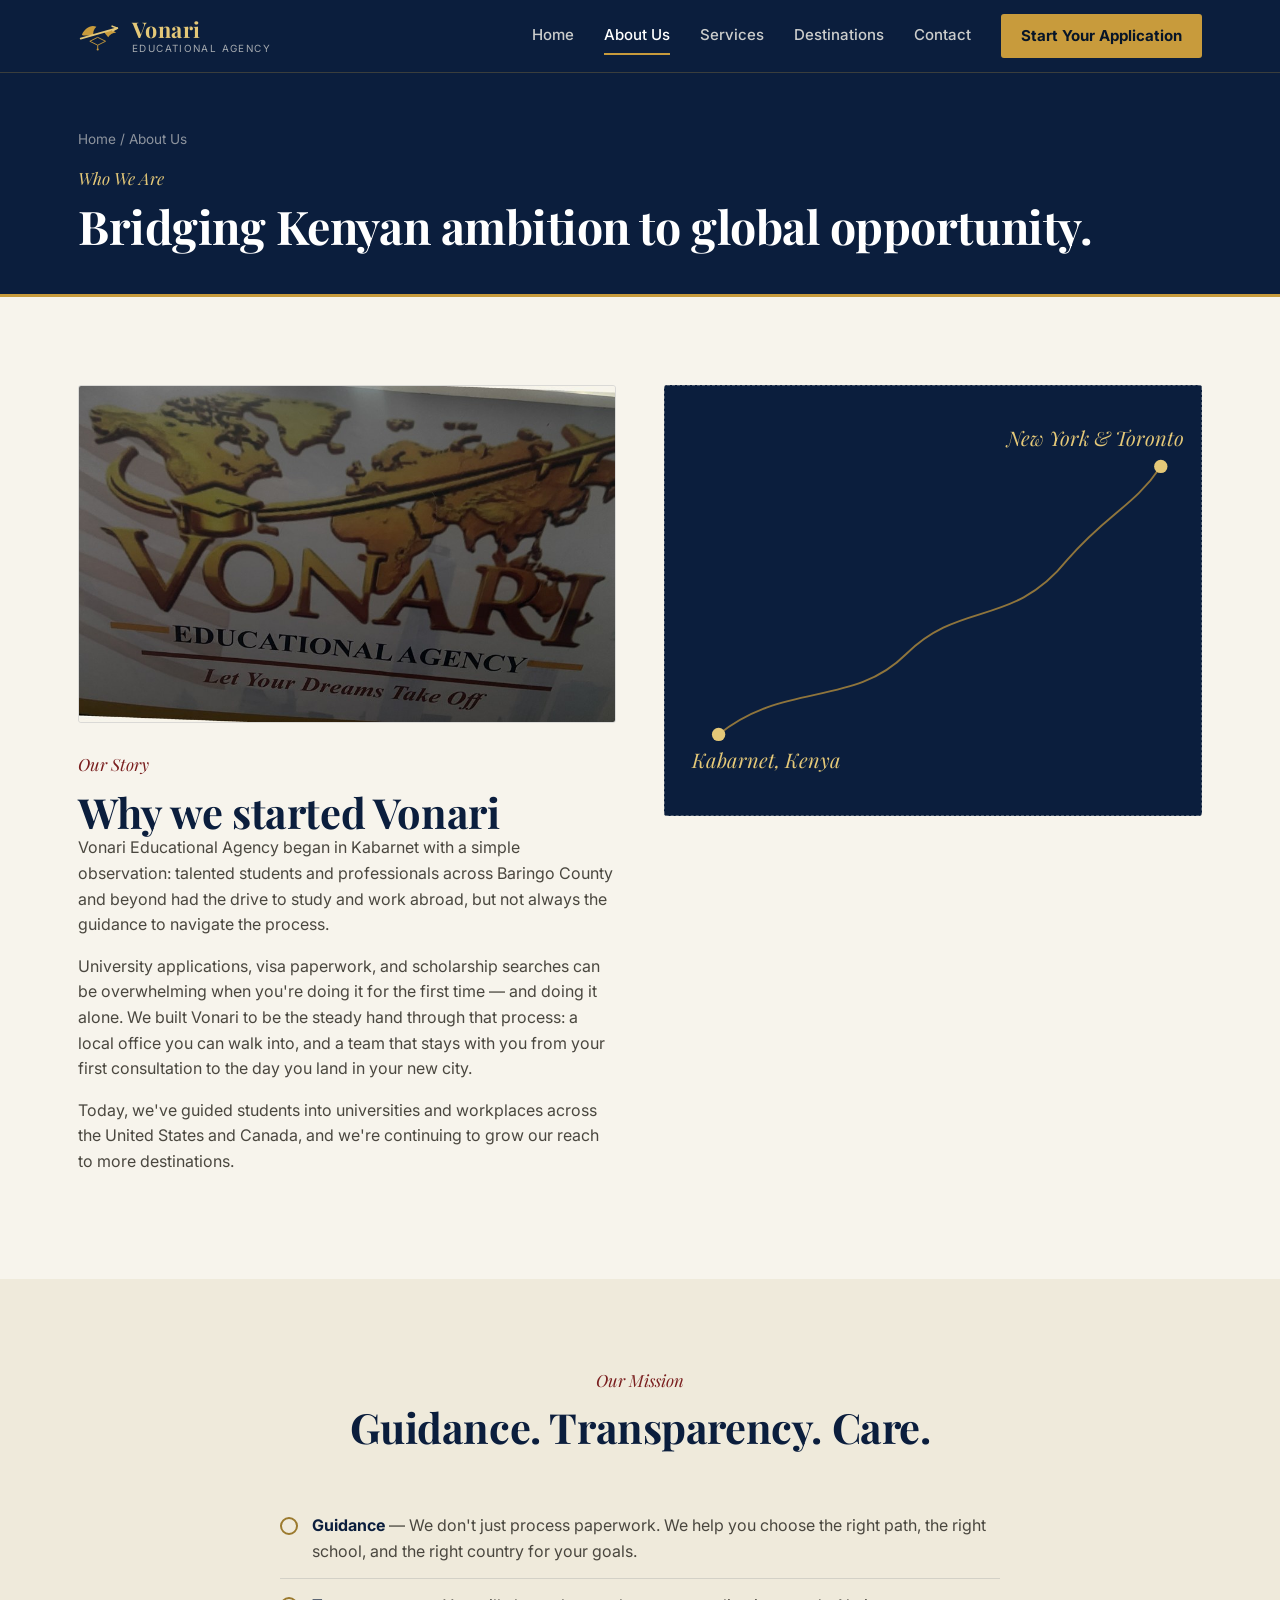
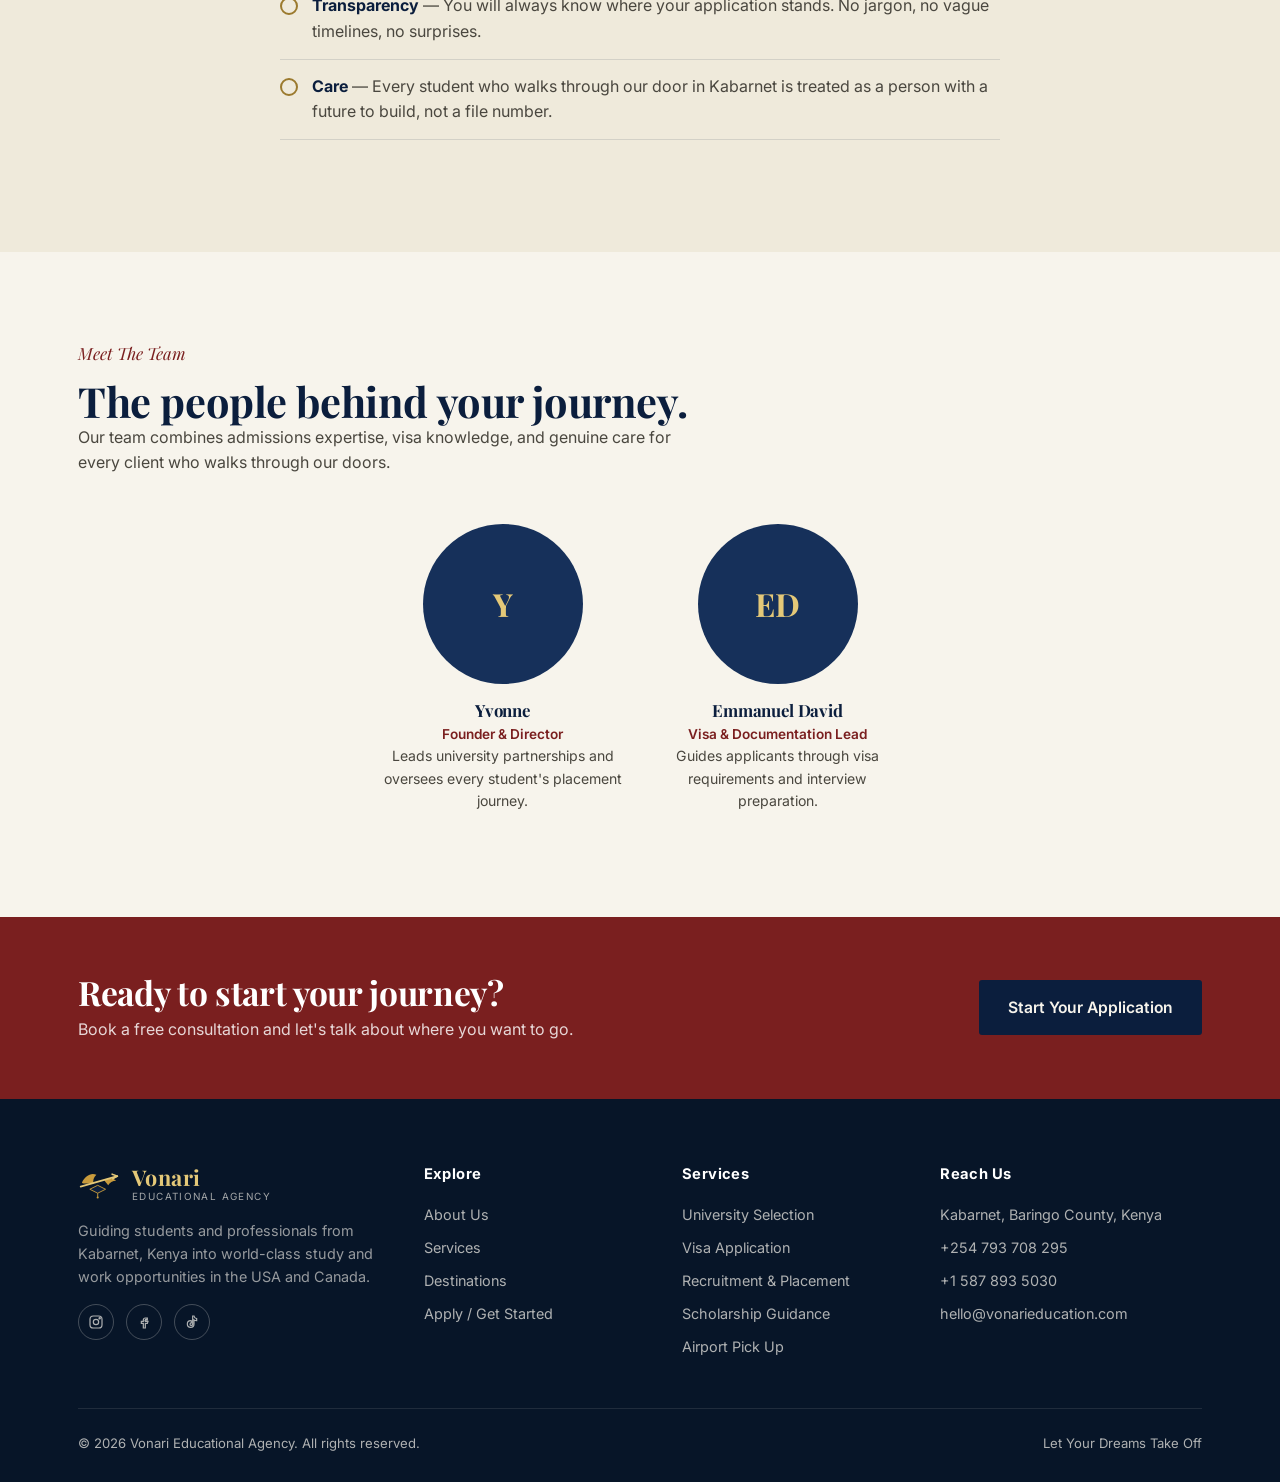
<file: about.html>
<!DOCTYPE html>
<html lang="en">
<head>
<meta charset="UTF-8">
<meta name="viewport" content="width=device-width, initial-scale=1.0">
<title>About Us — Vonari Educational Agency</title>
<meta name="description" content="Learn about Vonari Educational Agency's mission of Guidance, Transparency, and Care, and the team behind our students' journeys to the USA and Canada.">
<link href="https://fonts.googleapis.com/css2?family=Playfair+Display:ital,wght@0,600;0,700;1,600&family=Inter:wght@400;500;600;700&display=swap" rel="stylesheet">
<link rel="stylesheet" href="css/style.css">
</head>
<body>
<a href="#main" class="skip-link">Skip to main content</a>
<div id="site-header" data-active="about.html"></div>

<main id="main">
  <section class="page-hero">
    <div class="container">
      <div class="breadcrumb"><a href="index.html">Home</a> / About Us</div>
      <span class="kicker">Who We Are</span>
      <h1>Bridging Kenyan ambition to global opportunity.</h1>
    </div>
  </section>

  <section class="section">
    <div class="container">
      <div class="contact-grid">
        <div>
          <img src="images/logo-full-web.jpg" alt="Vonari Educational Agency logo, photographed at our Kabarnet office" style="border-radius: 3px; border: 1px solid var(--line); margin-bottom: 28px; width: 100%;">
          <span class="kicker">Our Story</span>
          <h2>Why we started Vonari</h2>
          <p>Vonari Educational Agency began in Kabarnet with a simple observation: talented students and professionals across Baringo County and beyond had the drive to study and work abroad, but not always the guidance to navigate the process.</p>
          <p>University applications, visa paperwork, and scholarship searches can be overwhelming when you're doing it for the first time — and doing it alone. We built Vonari to be the steady hand through that process: a local office you can walk into, and a team that stays with you from your first consultation to the day you land in your new city.</p>
          <p>Today, we've guided students into universities and workplaces across the United States and Canada, and we're continuing to grow our reach to more destinations.</p>
        </div>
        <div>
          <div class="map-placeholder" style="min-height: 320px; background: var(--navy);">
            <svg width="100%" height="100%" viewBox="0 0 400 320" preserveAspectRatio="xMidYMid slice">
              <rect width="400" height="320" fill="#0B1E3D"/>
              <g fill="none" stroke="#C89B3C" stroke-width="1.4" opacity="0.7">
                <path d="M40 260 C90 220, 140 240, 180 200 C220 160, 260 180, 300 130 C330 95, 350 90, 370 60"/>
              </g>
              <circle cx="40" cy="260" r="5" fill="#E4C878"/>
              <circle cx="370" cy="60" r="5" fill="#E4C878"/>
              <text x="20" y="285" fill="#E4C878" font-family="Playfair Display, serif" font-style="italic" font-size="15">Kabarnet, Kenya</text>
              <text x="255" y="45" fill="#E4C878" font-family="Playfair Display, serif" font-style="italic" font-size="15">New York &amp; Toronto</text>
            </svg>
          </div>
        </div>
      </div>
    </div>
  </section>

  <section class="section section-alt">
    <div class="container">
      <div class="section-head center" style="margin-left:auto;margin-right:auto;">
        <span class="kicker">Our Mission</span>
        <h2>Guidance. Transparency. Care.</h2>
      </div>
      <ul class="value-list" style="max-width: 720px; margin-left: auto; margin-right: auto;">
        <li><strong>Guidance</strong> — We don't just process paperwork. We help you choose the right path, the right school, and the right country for your goals.</li>
        <li><strong>Transparency</strong> — You will always know where your application stands. No jargon, no vague timelines, no surprises.</li>
        <li><strong>Care</strong> — Every student who walks through our door in Kabarnet is treated as a person with a future to build, not a file number.</li>
      </ul>
    </div>
  </section>

  <section class="section">
    <div class="container">
      <div class="section-head">
        <span class="kicker">Meet The Team</span>
        <h2>The people behind your journey.</h2>
        <p>Our team combines admissions expertise, visa knowledge, and genuine care for every client who walks through our doors.</p>
      </div>
      <div class="team-grid" id="team-mount" style="grid-template-columns: 1fr 1fr; max-width: 520px; margin: 0 auto;">
        <div class="team-card">
          <div class="team-photo">Y</div>
          <h3>Yvonne</h3>
          <div class="role">Founder &amp; Director</div>
          <p style="font-size:0.88rem;">Leads university partnerships and oversees every student's placement journey.</p>
        </div>
        <div class="team-card">
          <div class="team-photo">ED</div>
          <h3>Emmanuel David</h3>
          <div class="role">Visa &amp; Documentation Lead</div>
          <p style="font-size:0.88rem;">Guides applicants through visa requirements and interview preparation.</p>
        </div>
      </div>
    </div>
  </section>

  <section class="cta-band">
    <div class="container cta-band-inner">
      <div>
        <h2>Ready to start your journey?</h2>
        <p>Book a free consultation and let's talk about where you want to go.</p>
      </div>
      <a href="apply.html" class="btn btn-navy">Start Your Application</a>
    </div>
  </section>
</main>

<div id="site-footer"></div>
<script src="js/store.js"></script>
<script src="js/partials.js"></script>
<script src="js/site.js"></script>
</body>
</html>
</file>
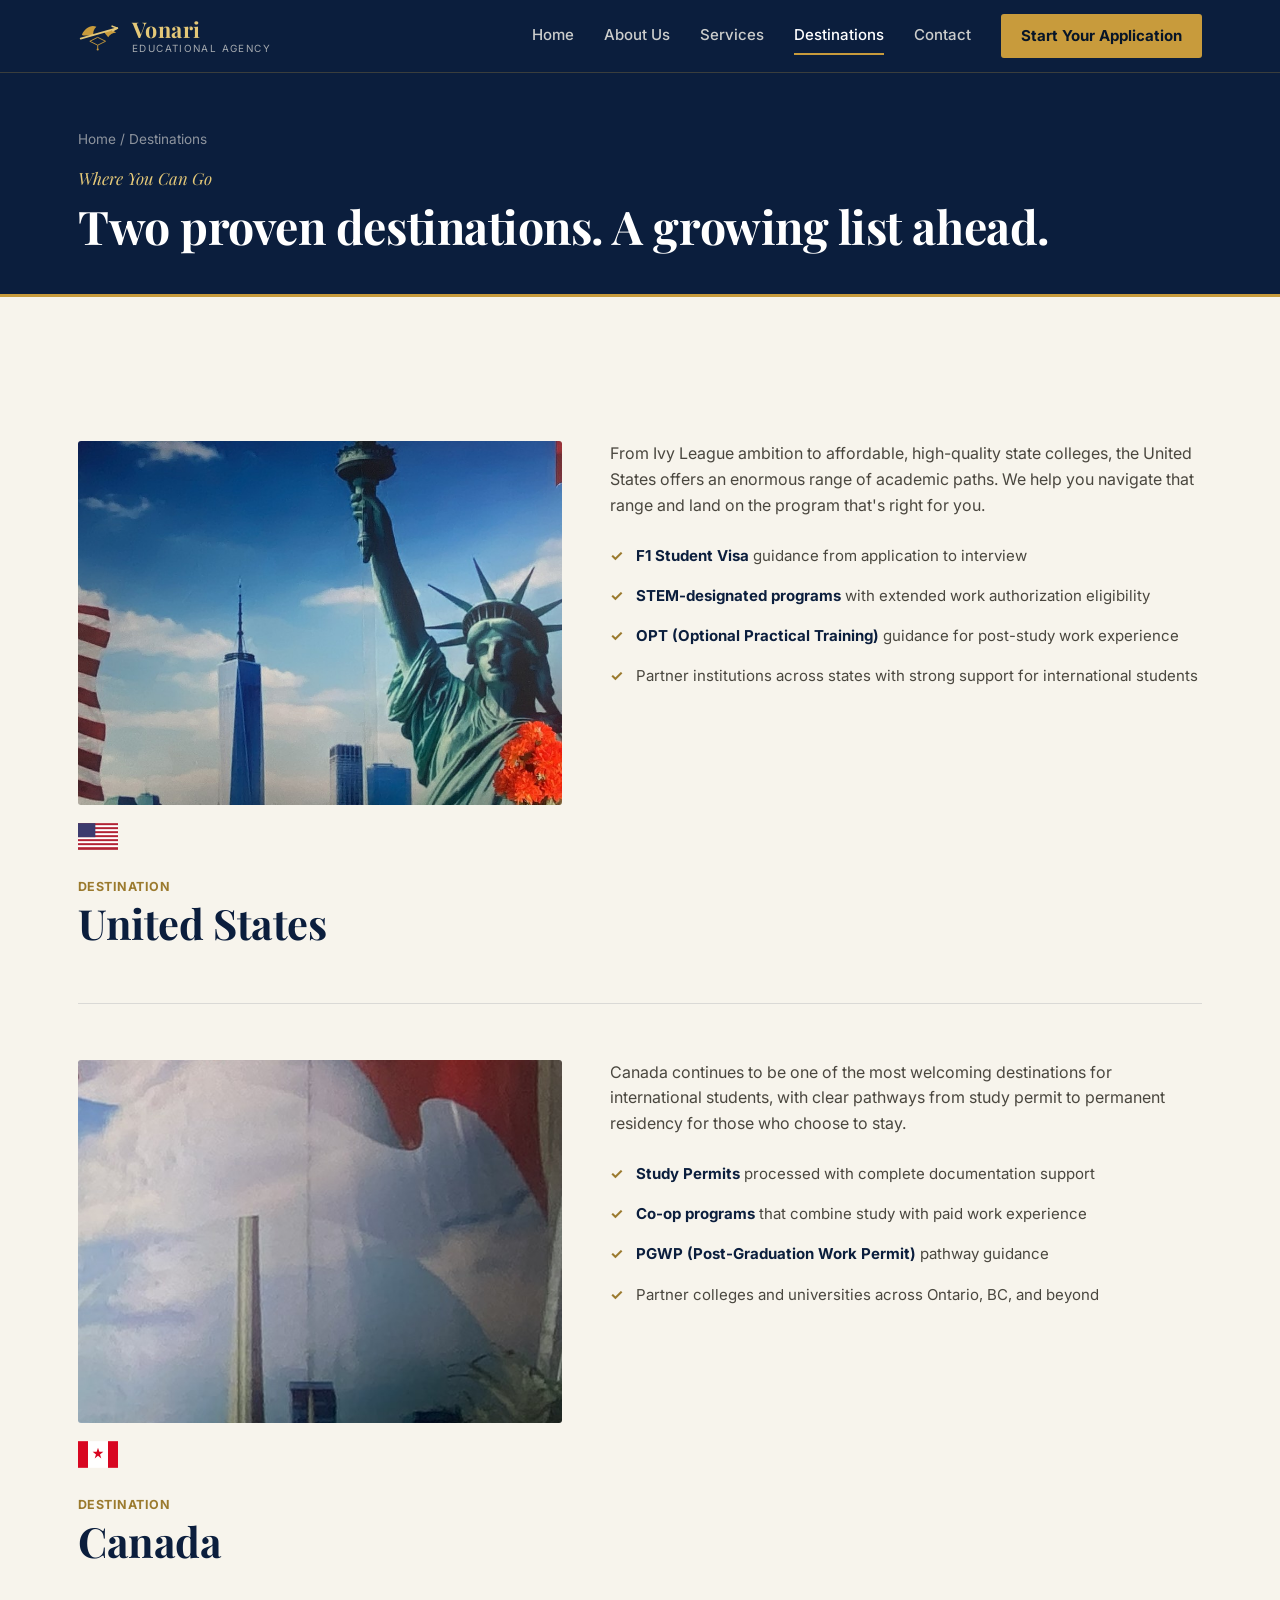
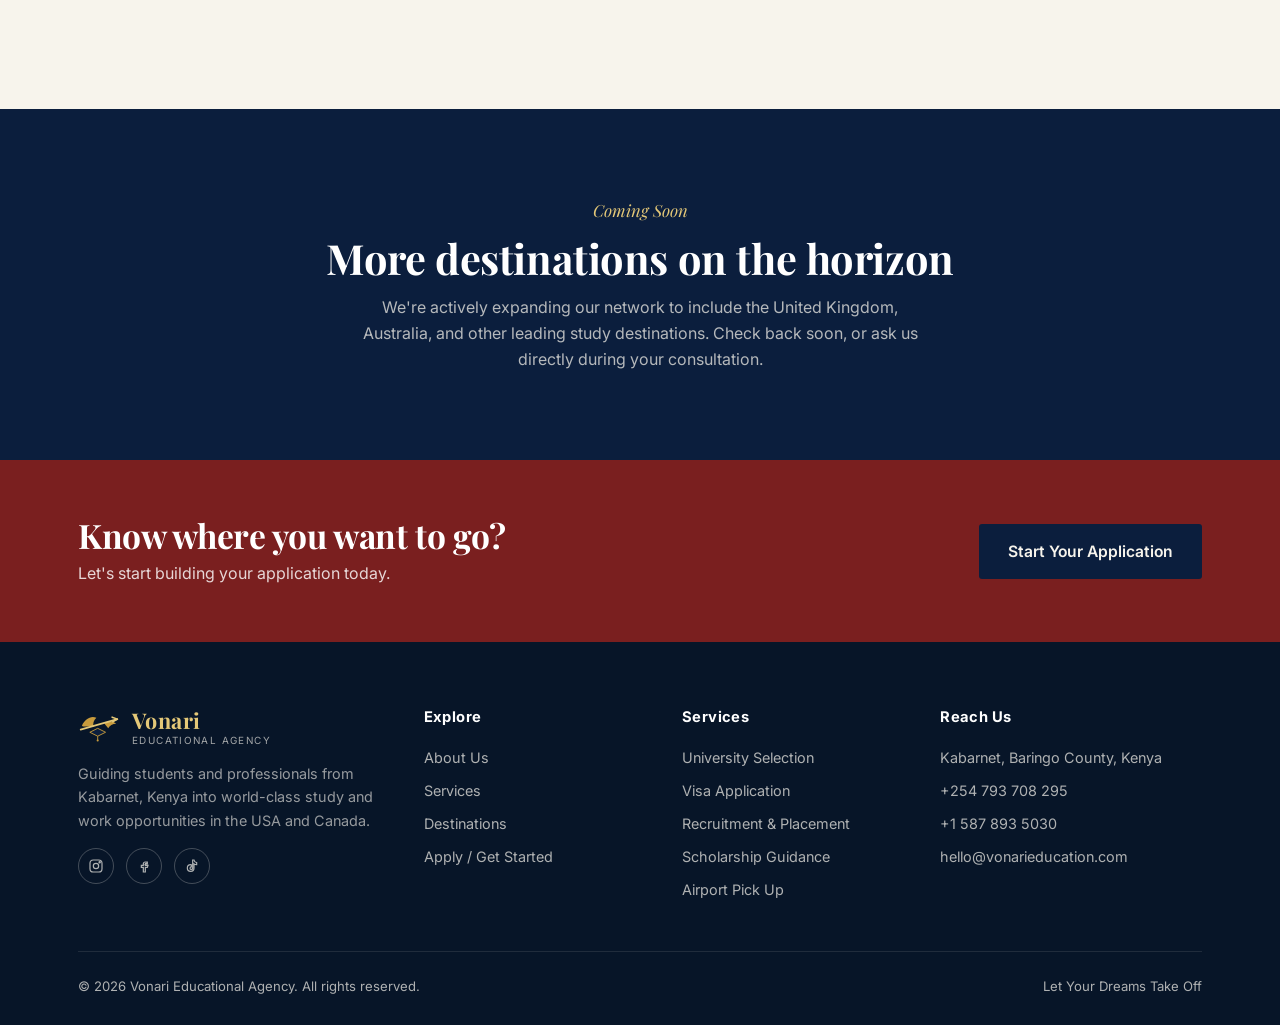
<file: destinations.html>
<!DOCTYPE html>
<html lang="en">
<head>
<meta charset="UTF-8">
<meta name="viewport" content="width=device-width, initial-scale=1.0">
<title>Destinations — Vonari Educational Agency</title>
<meta name="description" content="Explore study and work opportunities in the USA and Canada with Vonari Educational Agency.">
<link href="https://fonts.googleapis.com/css2?family=Playfair+Display:ital,wght@0,600;0,700;1,600&family=Inter:wght@400;500;600;700&display=swap" rel="stylesheet">
<link rel="stylesheet" href="css/style.css">
</head>
<body>
<a href="#main" class="skip-link">Skip to main content</a>
<div id="site-header" data-active="destinations.html"></div>

<main id="main">
  <section class="page-hero">
    <div class="container">
      <div class="breadcrumb"><a href="index.html">Home</a> / Destinations</div>
      <span class="kicker">Where You Can Go</span>
      <h1>Two proven destinations. A growing list ahead.</h1>
    </div>
  </section>

  <section class="section">
    <div class="container">
      <div class="service-detail">
        <div>
          <img src="images/country-usa.jpg" alt="Statue of Liberty and New York City skyline" style="border-radius:3px; margin-bottom:18px; width:100%; aspect-ratio: 4/3; object-fit: cover;">
          <div class="flag-strip" style="margin-bottom:16px;"><svg width="40" height="27" viewBox="0 0 60 40"><rect width="60" height="40" fill="#B22234"/><g fill="#fff"><rect y="3" width="60" height="3"/><rect y="9" width="60" height="3"/><rect y="15" width="60" height="3"/><rect y="21" width="60" height="3"/><rect y="27" width="60" height="3"/><rect y="33" width="60" height="3"/></g><rect width="26" height="21" fill="#3C3B6E"/></svg></div>
          <span class="service-tag">DESTINATION</span>
          <h2>United States</h2>
        </div>
        <div>
          <p>From Ivy League ambition to affordable, high-quality state colleges, the United States offers an enormous range of academic paths. We help you navigate that range and land on the program that's right for you.</p>
          <ul class="included">
            <li><strong style="color:var(--navy);">F1 Student Visa</strong> guidance from application to interview</li>
            <li><strong style="color:var(--navy);">STEM-designated programs</strong> with extended work authorization eligibility</li>
            <li><strong style="color:var(--navy);">OPT (Optional Practical Training)</strong> guidance for post-study work experience</li>
            <li>Partner institutions across states with strong support for international students</li>
          </ul>
        </div>
      </div>

      <div class="service-detail">
        <div>
          <img src="images/country-canada.jpg" alt="Canadian flag and Toronto skyline with the CN Tower" style="border-radius:3px; margin-bottom:18px; width:100%; aspect-ratio: 4/3; object-fit: cover;">
          <div class="flag-strip" style="margin-bottom:16px;"><svg width="40" height="27" viewBox="0 0 60 40"><rect width="60" height="40" fill="#fff"/><rect width="15" height="40" fill="#D80621"/><rect x="45" width="15" height="40" fill="#D80621"/><path d="M30 10 L32 16 L38 16 L33 20 L35 26 L30 22 L25 26 L27 20 L22 16 L28 16 Z" fill="#D80621"/></svg></div>
          <span class="service-tag">DESTINATION</span>
          <h2>Canada</h2>
        </div>
        <div>
          <p>Canada continues to be one of the most welcoming destinations for international students, with clear pathways from study permit to permanent residency for those who choose to stay.</p>
          <ul class="included">
            <li><strong style="color:var(--navy);">Study Permits</strong> processed with complete documentation support</li>
            <li><strong style="color:var(--navy);">Co-op programs</strong> that combine study with paid work experience</li>
            <li><strong style="color:var(--navy);">PGWP (Post-Graduation Work Permit)</strong> pathway guidance</li>
            <li>Partner colleges and universities across Ontario, BC, and beyond</li>
          </ul>
        </div>
      </div>
    </div>
  </section>

  <section class="section section-navy text-center">
    <div class="container">
      <span class="kicker">Coming Soon</span>
      <h2>More destinations on the horizon</h2>
      <p style="max-width: 560px; margin: 14px auto 0;">We're actively expanding our network to include the United Kingdom, Australia, and other leading study destinations. Check back soon, or ask us directly during your consultation.</p>
    </div>
  </section>

  <section class="cta-band">
    <div class="container cta-band-inner">
      <div>
        <h2>Know where you want to go?</h2>
        <p>Let's start building your application today.</p>
      </div>
      <a href="apply.html" class="btn btn-navy">Start Your Application</a>
    </div>
  </section>
</main>

<div id="site-footer"></div>
<script src="js/store.js"></script>
<script src="js/partials.js"></script>
<script src="js/site.js"></script>
</body>
</html>
</file>
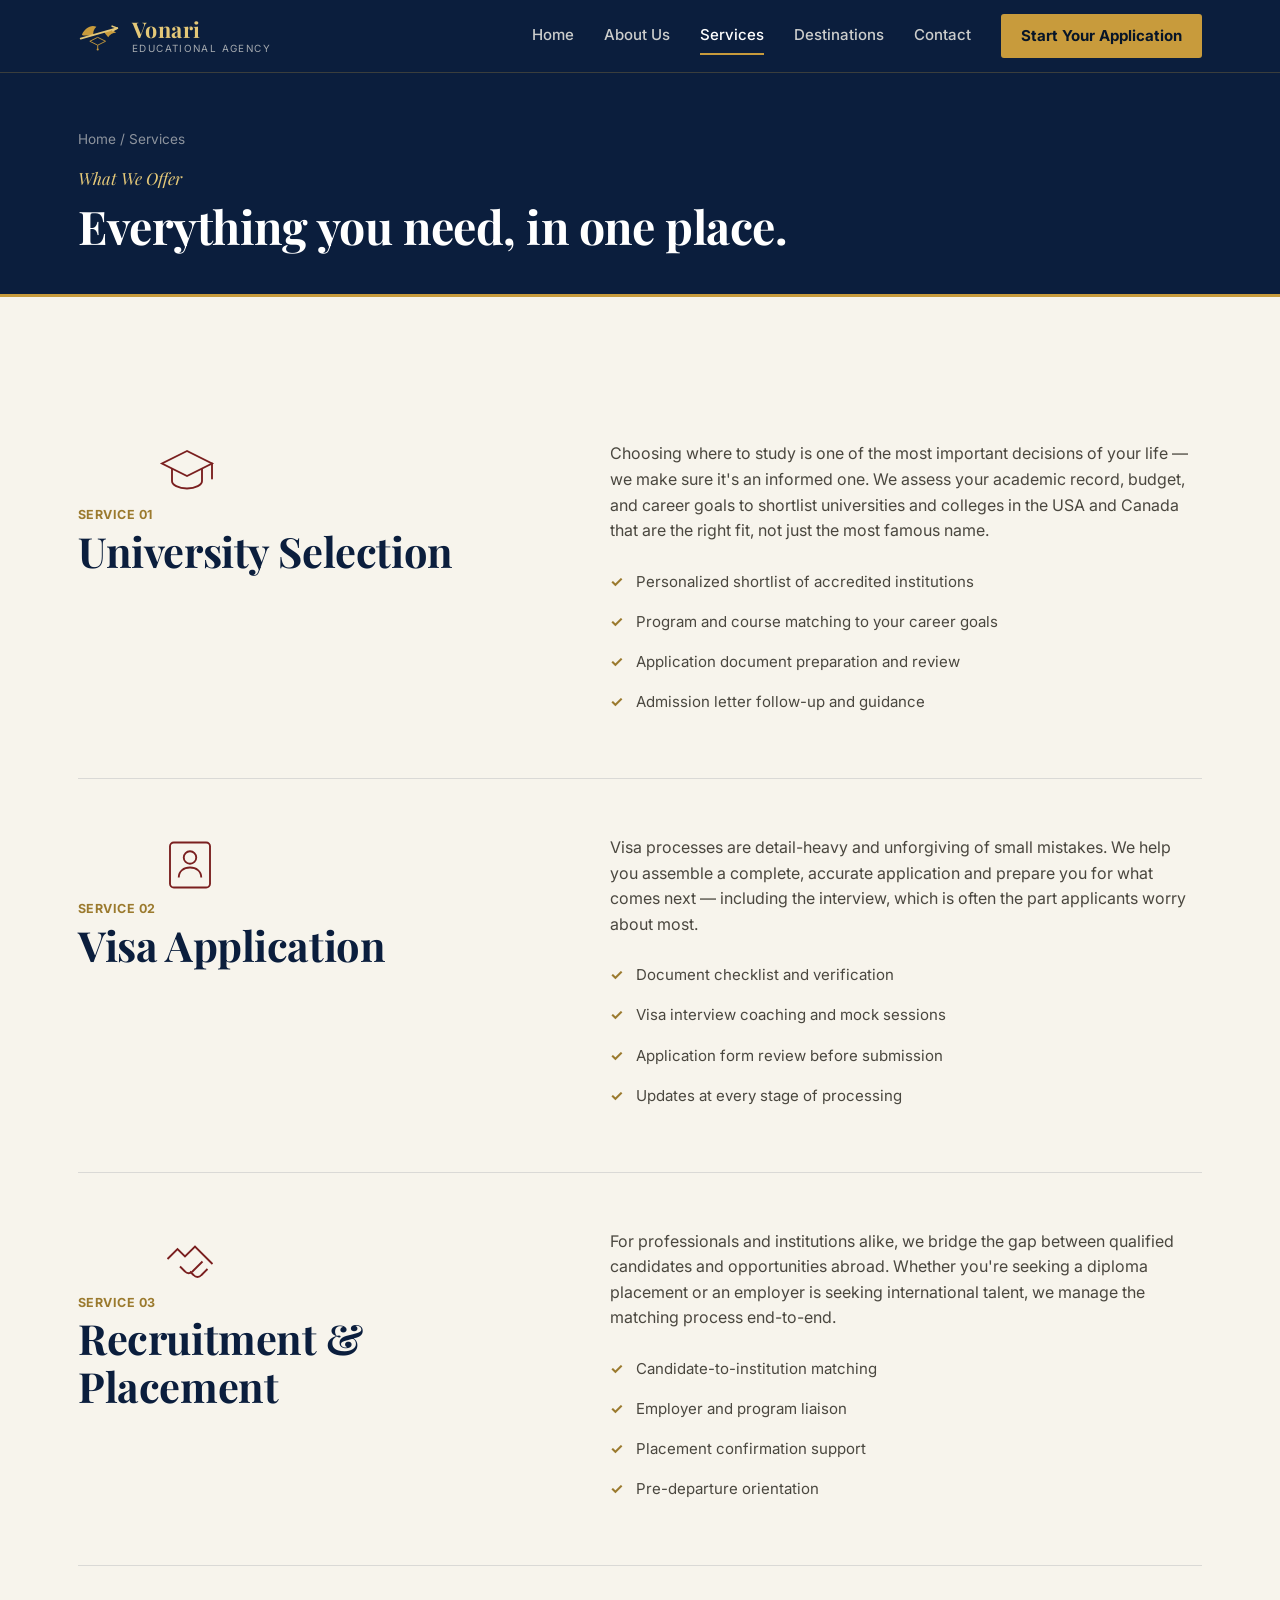
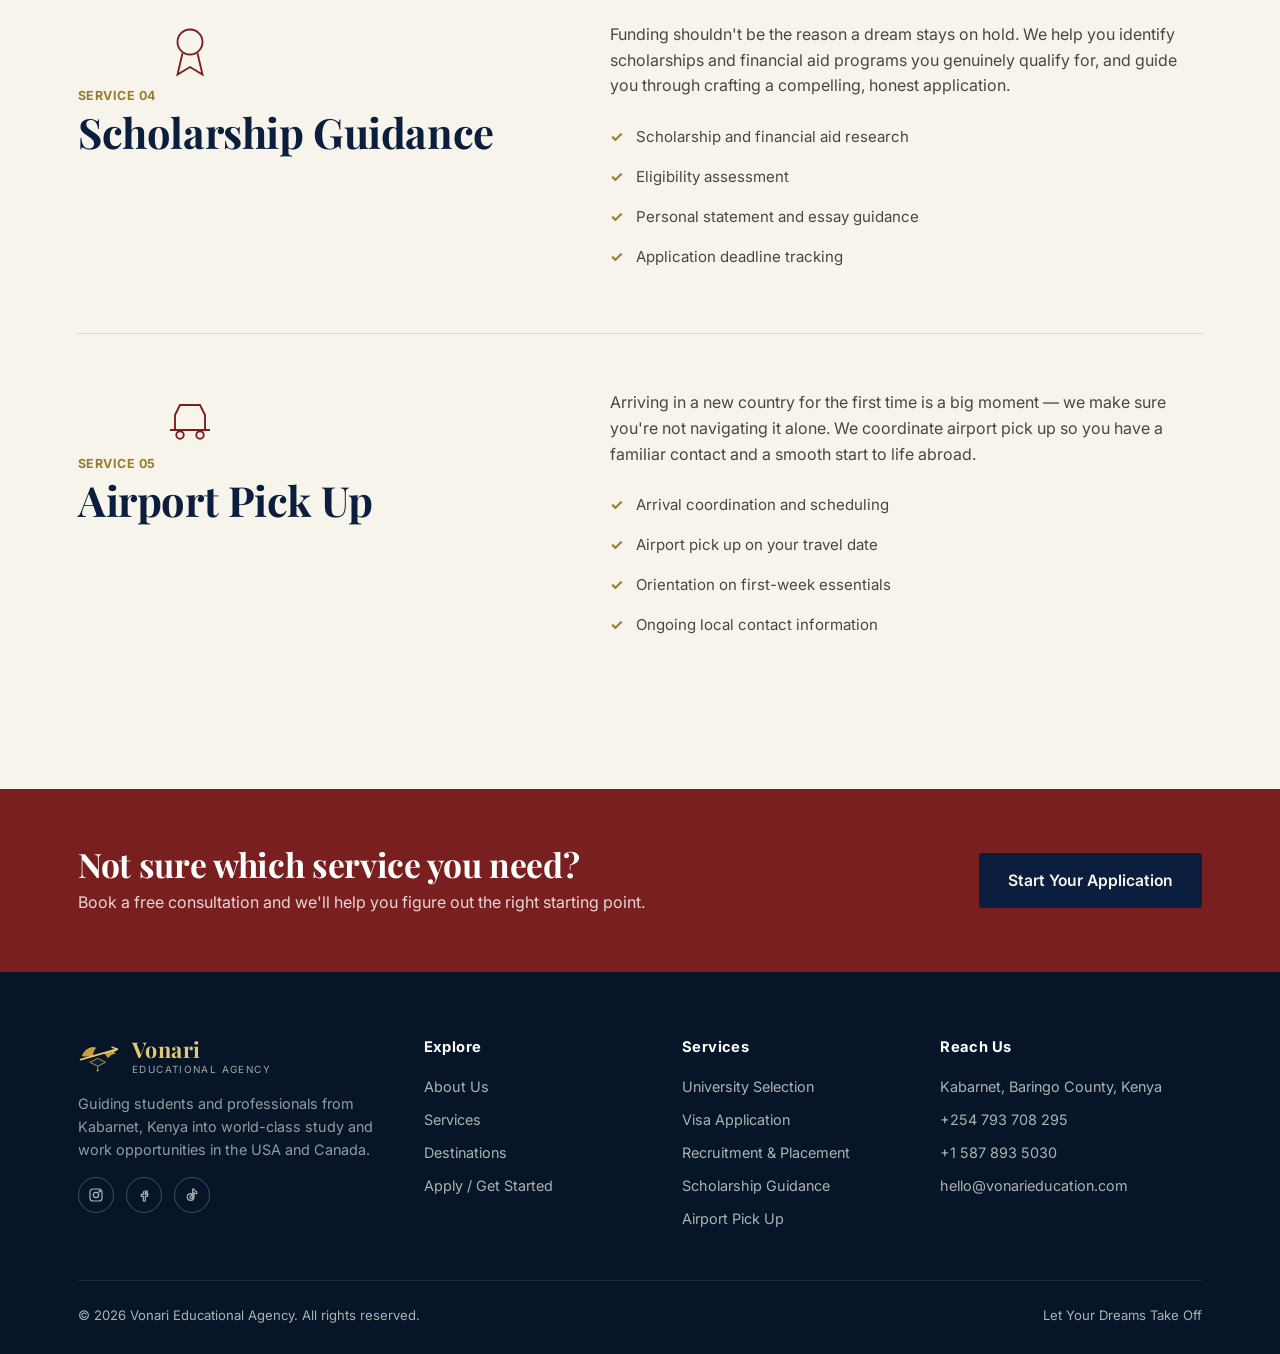
<file: services.html>
<!DOCTYPE html>
<html lang="en">
<head>
<meta charset="UTF-8">
<meta name="viewport" content="width=device-width, initial-scale=1.0">
<title>Our Services — Vonari Educational Agency</title>
<meta name="description" content="University Selection, Visa Application, Recruitment & Placement, Scholarship Guidance, and Airport Pick Up — explore what's included in every Vonari service.">
<link href="https://fonts.googleapis.com/css2?family=Playfair+Display:ital,wght@0,600;0,700;1,600&family=Inter:wght@400;500;600;700&display=swap" rel="stylesheet">
<link rel="stylesheet" href="css/style.css">
</head>
<body>
<a href="#main" class="skip-link">Skip to main content</a>
<div id="site-header" data-active="services.html"></div>

<main id="main">
  <section class="page-hero">
    <div class="container">
      <div class="breadcrumb"><a href="index.html">Home</a> / Services</div>
      <span class="kicker">What We Offer</span>
      <h1>Everything you need, in one place.</h1>
    </div>
  </section>

  <section class="section">
    <div class="container">

      <div class="service-detail" id="university">
        <div>
          <span class="service-tag">SERVICE 01</span>
          <svg class="service-detail-icon" viewBox="0 0 48 48" fill="none" stroke="currentColor" stroke-width="1.5"><path d="M24 8 4 18l20 10 20-10-20-10Z"/><path d="M12 22v10c0 3 5 6 12 6s12-3 12-6V22"/><path d="M44 18v12" stroke-linecap="round"/></svg>
          <h2>University Selection</h2>
        </div>
        <div>
          <p>Choosing where to study is one of the most important decisions of your life — we make sure it's an informed one. We assess your academic record, budget, and career goals to shortlist universities and colleges in the USA and Canada that are the right fit, not just the most famous name.</p>
          <ul class="included">
            <li>Personalized shortlist of accredited institutions</li>
            <li>Program and course matching to your career goals</li>
            <li>Application document preparation and review</li>
            <li>Admission letter follow-up and guidance</li>
          </ul>
        </div>
      </div>

      <div class="service-detail" id="visa">
        <div>
          <span class="service-tag">SERVICE 02</span>
          <svg class="service-detail-icon" viewBox="0 0 48 48" fill="none" stroke="currentColor" stroke-width="1.5"><rect x="8" y="6" width="32" height="36" rx="3"/><circle cx="24" cy="18" r="5"/><path d="M15 34c0-5 4-8 9-8s9 3 9 8"/></svg>
          <h2>Visa Application</h2>
        </div>
        <div>
          <p>Visa processes are detail-heavy and unforgiving of small mistakes. We help you assemble a complete, accurate application and prepare you for what comes next — including the interview, which is often the part applicants worry about most.</p>
          <ul class="included">
            <li>Document checklist and verification</li>
            <li>Visa interview coaching and mock sessions</li>
            <li>Application form review before submission</li>
            <li>Updates at every stage of processing</li>
          </ul>
        </div>
      </div>

      <div class="service-detail" id="recruitment">
        <div>
          <span class="service-tag">SERVICE 03</span>
          <svg class="service-detail-icon" viewBox="0 0 48 48" fill="none" stroke="currentColor" stroke-width="1.5"><path d="M6 24l8-8 6 6 8-8 14 14"/><path d="M16 30l4 4a4 4 0 0 0 6 0l8-8"/><path d="M24 34l3 3a4 4 0 0 0 6 0l5-5"/></svg>
          <h2>Recruitment &amp; Placement</h2>
        </div>
        <div>
          <p>For professionals and institutions alike, we bridge the gap between qualified candidates and opportunities abroad. Whether you're seeking a diploma placement or an employer is seeking international talent, we manage the matching process end-to-end.</p>
          <ul class="included">
            <li>Candidate-to-institution matching</li>
            <li>Employer and program liaison</li>
            <li>Placement confirmation support</li>
            <li>Pre-departure orientation</li>
          </ul>
        </div>
      </div>

      <div class="service-detail" id="scholarship">
        <div>
          <span class="service-tag">SERVICE 04</span>
          <svg class="service-detail-icon" viewBox="0 0 48 48" fill="none" stroke="currentColor" stroke-width="1.5"><circle cx="24" cy="16" r="10"/><path d="M18 25l-4 17 10-6 10 6-4-17"/></svg>
          <h2>Scholarship Guidance</h2>
        </div>
        <div>
          <p>Funding shouldn't be the reason a dream stays on hold. We help you identify scholarships and financial aid programs you genuinely qualify for, and guide you through crafting a compelling, honest application.</p>
          <ul class="included">
            <li>Scholarship and financial aid research</li>
            <li>Eligibility assessment</li>
            <li>Personal statement and essay guidance</li>
            <li>Application deadline tracking</li>
          </ul>
        </div>
      </div>

      <div class="service-detail" id="airport">
        <div>
          <span class="service-tag">SERVICE 05</span>
          <svg class="service-detail-icon" viewBox="0 0 48 48" fill="none" stroke="currentColor" stroke-width="1.5"><path d="M8 32h32M12 32V20l4-8h16l4 8v12"/><circle cx="16" cy="36" r="3"/><circle cx="32" cy="36" r="3"/></svg>
          <h2>Airport Pick Up</h2>
        </div>
        <div>
          <p>Arriving in a new country for the first time is a big moment — we make sure you're not navigating it alone. We coordinate airport pick up so you have a familiar contact and a smooth start to life abroad.</p>
          <ul class="included">
            <li>Arrival coordination and scheduling</li>
            <li>Airport pick up on your travel date</li>
            <li>Orientation on first-week essentials</li>
            <li>Ongoing local contact information</li>
          </ul>
        </div>
      </div>

    </div>
  </section>

  <section class="cta-band">
    <div class="container cta-band-inner">
      <div>
        <h2>Not sure which service you need?</h2>
        <p>Book a free consultation and we'll help you figure out the right starting point.</p>
      </div>
      <a href="apply.html" class="btn btn-navy">Start Your Application</a>
    </div>
  </section>
</main>

<div id="site-footer"></div>
<script src="js/store.js"></script>
<script src="js/partials.js"></script>
<script src="js/site.js"></script>
</body>
</html>
</file>
<file: css/style.css>
/* ============================================================
   VONARI EDUCATIONAL AGENCY — Design System
   Palette drawn from physical office branding:
   navy panel, gold/bronze lettering, ivory ground, maroon rule
   ============================================================ */

:root {
  --navy: #0B1E3D;
  --navy-deep: #071528;
  --navy-soft: #16305A;
  --gold: #C89B3C;
  --gold-light: #E4C878;
  --gold-dim: #9B7A2E;
  --ivory: #F7F4EC;
  --ivory-deep: #EFEADB;
  --white: #FFFFFF;
  --ink: #1C1B18;
  --ink-soft: #4A473F;
  --maroon: #7A1F1F;
  --maroon-deep: #591515;
  --line: rgba(11, 30, 61, 0.12);

  --serif: 'Playfair Display', 'Georgia', serif;
  --sans: 'Inter', -apple-system, BlinkMacSystemFont, 'Segoe UI', sans-serif;

  --container: 1180px;
  --radius: 3px;
}

* { box-sizing: border-box; }
html { scroll-behavior: smooth; }

body {
  margin: 0;
  font-family: var(--sans);
  color: var(--ink);
  background: var(--ivory);
  line-height: 1.6;
  -webkit-font-smoothing: antialiased;
}

img { max-width: 100%; display: block; }
a { color: inherit; text-decoration: none; }

h1, h2, h3, h4 {
  font-family: var(--serif);
  color: var(--navy);
  margin: 0;
  font-weight: 700;
  letter-spacing: -0.01em;
}

h1 { font-size: clamp(2.4rem, 5vw, 4rem); line-height: 1.05; }
h2 { font-size: clamp(1.9rem, 3.4vw, 2.6rem); line-height: 1.15; }
h3 { font-size: 1.4rem; line-height: 1.3; }

p { margin: 0 0 1rem; color: var(--ink-soft); max-width: 62ch; }

.container {
  max-width: var(--container);
  margin: 0 auto;
  padding: 0 28px;
}

.skip-link {
  position: absolute;
  left: -999px;
  top: 0;
  background: var(--gold);
  color: var(--navy);
  padding: 12px 20px;
  z-index: 999;
  font-weight: 600;
}
.skip-link:focus { left: 12px; top: 12px; }

:focus-visible {
  outline: 2px solid var(--gold);
  outline-offset: 2px;
}

/* ---------- Header ---------- */
.site-header {
  position: sticky;
  top: 0;
  z-index: 100;
  background: var(--navy);
  border-bottom: 1px solid rgba(200, 155, 60, 0.25);
}

.header-inner {
  display: flex;
  align-items: center;
  justify-content: space-between;
  padding: 14px 28px;
  max-width: var(--container);
  margin: 0 auto;
}

.brand {
  display: flex;
  align-items: center;
  gap: 12px;
}

.brand-mark {
  width: 42px;
  height: 42px;
  flex-shrink: 0;
}

.brand-text {
  display: flex;
  flex-direction: column;
  line-height: 1.1;
}

.brand-text .name {
  font-family: var(--serif);
  color: var(--gold-light);
  font-size: 1.35rem;
  font-weight: 700;
  letter-spacing: 0.02em;
}

.brand-text .sub {
  color: rgba(247, 244, 236, 0.65);
  font-size: 0.62rem;
  letter-spacing: 0.14em;
  margin-top: 2px;
}

.main-nav {
  display: flex;
  align-items: center;
  gap: 30px;
}

.main-nav a {
  color: rgba(247, 244, 236, 0.82);
  font-size: 0.94rem;
  font-weight: 500;
  padding: 6px 0;
  border-bottom: 2px solid transparent;
  transition: border-color 0.15s, color 0.15s;
}

.main-nav a:hover,
.main-nav a[aria-current="page"] {
  color: var(--white);
  border-color: var(--gold);
}

.nav-cta {
  background: var(--gold);
  color: var(--navy-deep) !important;
  padding: 10px 20px !important;
  border-radius: var(--radius);
  font-weight: 700 !important;
  border-bottom: none !important;
}
.nav-cta:hover { background: var(--gold-light); border-color: transparent !important; }

.nav-toggle {
  display: none;
  background: none;
  border: 1px solid rgba(247,244,236,0.3);
  color: var(--ivory);
  padding: 8px 10px;
  border-radius: var(--radius);
}

@media (max-width: 920px) {
  .main-nav { position: fixed; inset: 62px 0 0 0; background: var(--navy); flex-direction: column; align-items: flex-start; padding: 24px 28px; gap: 4px; display: none; overflow-y: auto; }
  .main-nav.open { display: flex; }
  .main-nav a { width: 100%; padding: 14px 0; border-bottom: 1px solid rgba(247,244,236,0.08); }
  .nav-toggle { display: block; }
  .nav-cta { margin-top: 10px; text-align: center; }
}

/* ---------- Buttons ---------- */
.btn {
  display: inline-flex;
  align-items: center;
  gap: 10px;
  padding: 14px 28px;
  border-radius: var(--radius);
  font-weight: 600;
  font-size: 0.98rem;
  cursor: pointer;
  border: 1px solid transparent;
  transition: transform 0.12s ease, box-shadow 0.12s ease, background 0.15s;
  font-family: var(--sans);
}
.btn:active { transform: translateY(1px); }

.btn-gold { background: var(--gold); color: var(--navy-deep); }
.btn-gold:hover { background: var(--gold-light); }

.btn-outline { background: transparent; color: var(--ivory); border-color: rgba(247, 244, 236, 0.45); }
.btn-outline:hover { border-color: var(--gold); color: var(--gold-light); }

.btn-navy { background: var(--navy); color: var(--ivory); }
.btn-navy:hover { background: var(--navy-soft); }

.btn-block { width: 100%; justify-content: center; }

/* ---------- Hero ---------- */
.hero {
  position: relative;
  background: linear-gradient(180deg, var(--navy) 0%, var(--navy-deep) 100%);
  color: var(--ivory);
  overflow: hidden;
  padding: 40px 0 0;
}

.hero-inner {
  max-width: var(--container);
  margin: 0 auto;
  padding: 48px 28px 60px;
  display: grid;
  grid-template-columns: 1.05fr 0.95fr;
  gap: 40px;
  align-items: center;
  position: relative;
  z-index: 2;
}

.hero-eyebrow {
  color: var(--gold-light);
  font-family: var(--serif);
  font-style: italic;
  font-size: 1.1rem;
  margin-bottom: 14px;
  display: block;
}

.hero h1 { color: var(--white); }
.hero h1 em { font-style: italic; color: var(--gold-light); }

.hero-lede {
  color: rgba(247, 244, 236, 0.78);
  font-size: 1.12rem;
  max-width: 46ch;
  margin: 20px 0 32px;
}

.hero-actions { display: flex; gap: 16px; flex-wrap: wrap; }

.hero-art { position: relative; aspect-ratio: 4 / 3.4; }

.hero-flags { position: absolute; top: -18px; right: 6px; display: flex; gap: 8px; z-index: 3; }
.flag-chip { width: 34px; height: 24px; border-radius: 2px; overflow: hidden; box-shadow: 0 2px 8px rgba(0,0,0,0.35); }

.hero-stats {
  max-width: var(--container);
  margin: 0 auto;
  padding: 0 28px;
  display: grid;
  grid-template-columns: repeat(4, 1fr);
  border-top: 1px solid rgba(200, 155, 60, 0.22);
  position: relative;
  z-index: 2;
}

.stat { padding: 26px 24px; border-right: 1px solid rgba(200, 155, 60, 0.16); }
.stat:last-child { border-right: none; }
.stat .num { font-family: var(--serif); color: var(--gold-light); font-size: 2.1rem; font-weight: 700; display: block; }
.stat .label { color: rgba(247, 244, 236, 0.62); font-size: 0.85rem; margin-top: 4px; }

@media (max-width: 860px) {
  .hero-inner { grid-template-columns: 1fr; }
  .hero-art { max-width: 320px; margin: 0 auto; }
  .hero-stats { grid-template-columns: repeat(2, 1fr); }
  .stat:nth-child(2) { border-right: none; }
  .stat { border-bottom: 1px solid rgba(200, 155, 60, 0.16); }
}

/* ---------- Sections ---------- */
.section { padding: 88px 0; }
.section-tight { padding: 64px 0; }
.section-alt { background: var(--ivory-deep); }
.section-navy { background: var(--navy); color: var(--ivory); }
.section-navy p { color: rgba(247,244,236,0.72); }
.section-navy h2 { color: var(--white); }

.section-head { max-width: 640px; margin-bottom: 48px; }
.section-head.center { margin-left: auto; margin-right: auto; text-align: center; }

.kicker {
  font-family: var(--serif);
  font-style: italic;
  color: var(--maroon);
  font-size: 1.05rem;
  display: block;
  margin-bottom: 10px;
}
.section-navy .kicker { color: var(--gold-light); }

.rule { width: 64px; height: 3px; background: var(--gold); border: none; margin: 18px 0; }
.rule-center { margin-left: auto; margin-right: auto; }

/* ---------- Service cards ---------- */
.services-grid {
  display: grid;
  grid-template-columns: repeat(auto-fit, minmax(210px, 1fr));
  gap: 1px;
  background: var(--line);
  border: 1px solid var(--line);
}

.service-card { background: var(--white); padding: 34px 26px; display: flex; flex-direction: column; gap: 14px; transition: background 0.15s; }
.service-card:hover { background: var(--ivory); }
.service-icon { width: 46px; height: 46px; color: var(--maroon); }
.service-card h3 { font-size: 1.15rem; }
.service-card p { font-size: 0.94rem; margin: 0; }
.service-card .learn { margin-top: auto; font-size: 0.85rem; font-weight: 600; color: var(--navy); border-top: 1px solid var(--line); padding-top: 12px; }

/* ---------- Why choose us ---------- */
.why-grid { display: grid; grid-template-columns: repeat(2, 1fr); gap: 40px; }
.why-item .num { font-family: var(--serif); color: var(--gold-dim); font-size: 0.95rem; font-style: italic; display: block; margin-bottom: 10px; }
@media (max-width: 800px) { .why-grid { grid-template-columns: 1fr; gap: 32px; } }

/* ---------- Countries ---------- */
.country-grid { display: grid; grid-template-columns: 1fr 1fr; gap: 28px; }
.country-card { position: relative; border-radius: var(--radius); overflow: hidden; min-height: 300px; display: flex; align-items: flex-end; color: var(--white); background: var(--navy); }
.country-card .art { position: absolute; inset: 0; width: 100%; height: 100%; object-fit: cover; z-index: 0; }
.country-card .scrim { position: absolute; inset: 0; background: linear-gradient(180deg, rgba(7,21,40,0.1) 0%, rgba(7,21,40,0.92) 85%); z-index: 1; }
.country-card .content { position: relative; padding: 28px; z-index: 2; }
.country-card .flag-strip { display:flex; gap:6px; margin-bottom:10px; }
.country-card h3 { color: var(--white); font-size: 1.5rem; }
.country-card p { color: rgba(247,244,236,0.78); font-size: 0.92rem; }
.country-tags { display: flex; gap: 8px; flex-wrap: wrap; margin-top: 12px; }
.country-tags span { font-size: 0.75rem; border: 1px solid rgba(247,244,236,0.35); padding: 4px 10px; border-radius: 20px; color: rgba(247,244,236,0.85); }
@media (max-width: 720px) { .country-grid { grid-template-columns: 1fr; } }

/* ---------- Testimonials ---------- */
.testi-grid { display: grid; grid-template-columns: repeat(3, 1fr); gap: 28px; }
.testi-card { background: var(--white); border: 1px solid var(--line); border-top: 3px solid var(--gold); padding: 30px 26px; border-radius: var(--radius); }
.testi-card p.quote { font-family: var(--serif); font-style: italic; color: var(--ink); font-size: 1.05rem; max-width: none; }
.testi-person { display: flex; align-items: center; gap: 12px; margin-top: 18px; }
.testi-avatar { width: 42px; height: 42px; border-radius: 50%; background: var(--navy); color: var(--gold-light); display: flex; align-items: center; justify-content: center; font-family: var(--serif); font-weight: 700; flex-shrink: 0; }
.testi-person .who { font-weight: 600; font-size: 0.92rem; color: var(--navy); }
.testi-person .where { font-size: 0.82rem; color: var(--ink-soft); }
@media (max-width: 860px) { .testi-grid { grid-template-columns: 1fr; } }

/* ---------- Forms ---------- */
.form-card { background: var(--white); border: 1px solid var(--line); border-radius: var(--radius); padding: 40px; }
.form-row { display: grid; grid-template-columns: 1fr 1fr; gap: 20px; }
@media (max-width: 640px) { .form-row { grid-template-columns: 1fr; } .form-card { padding: 26px; } }

.field { margin-bottom: 20px; }
.field label { display: block; font-size: 0.86rem; font-weight: 600; color: var(--navy); margin-bottom: 7px; }
.field .req { color: var(--maroon); }
.field input, .field select, .field textarea {
  width: 100%; padding: 12px 14px; border: 1px solid rgba(11,30,61,0.2); border-radius: var(--radius);
  font-family: var(--sans); font-size: 0.96rem; background: var(--ivory); color: var(--ink);
}
.field input:focus, .field select:focus, .field textarea:focus {
  outline: none; border-color: var(--gold-dim); background: var(--white); box-shadow: 0 0 0 3px rgba(200,155,60,0.18);
}
.field textarea { min-height: 120px; resize: vertical; }
.field-error { color: var(--maroon); font-size: 0.8rem; margin-top: 6px; display: none; }
.field.has-error input, .field.has-error select, .field.has-error textarea { border-color: var(--maroon); }
.field.has-error .field-error { display: block; }
.form-note { font-size: 0.82rem; color: var(--ink-soft); margin-top: 4px; }

.form-success {
  display: none; background: #F0F5EC; border: 1px solid #9DBB86; color: #3B5C2C;
  padding: 16px 20px; border-radius: var(--radius); margin-bottom: 24px; font-size: 0.94rem;
}
.form-success.show { display: block; }

/* Multi-step */
.step-tracker { display: flex; gap: 10px; margin-bottom: 20px; }
.step-tracker .step { flex: 1; height: 4px; background: var(--line); border-radius: 2px; }
.step-tracker .step.active, .step-tracker .step.done { background: var(--gold); }
.step-labels { display: flex; justify-content: space-between; font-size: 0.78rem; color: var(--ink-soft); margin-bottom: 28px; }
.step-labels .current { color: var(--navy); font-weight: 700; }
.form-step { display: none; }
.form-step.active { display: block; }
.step-actions { display: flex; justify-content: space-between; margin-top: 28px; gap: 14px; }
.review-block { background: var(--ivory); border: 1px solid var(--line); border-radius: var(--radius); padding: 22px; margin-bottom: 24px; }
.review-row { display: flex; justify-content: space-between; padding: 8px 0; border-bottom: 1px solid var(--line); font-size: 0.92rem; gap: 12px; }
.review-row:last-child { border-bottom: none; }
.review-row .k { color: var(--ink-soft); flex-shrink: 0; }
.review-row .v { font-weight: 600; color: var(--navy); text-align: right; }

/* ---------- Footer ---------- */
.site-footer { background: var(--navy-deep); color: rgba(247,244,236,0.7); padding: 64px 0 28px; }
.footer-grid { display: grid; grid-template-columns: 1.4fr 1fr 1fr 1.2fr; gap: 40px; padding-bottom: 40px; border-bottom: 1px solid rgba(247,244,236,0.1); }
.footer-brand p { color: rgba(247,244,236,0.6); font-size: 0.9rem; margin-top: 14px; }
.footer-col h4 { color: var(--white); font-size: 0.92rem; letter-spacing: 0.03em; margin-bottom: 16px; font-family: var(--sans); font-weight: 700; }
.footer-col ul { list-style: none; padding: 0; margin: 0; }
.footer-col li { margin-bottom: 10px; font-size: 0.9rem; }
.footer-col a:hover { color: var(--gold-light); }
.footer-social { display: flex; gap: 12px; margin-top: 16px; }
.footer-social a { width: 36px; height: 36px; border: 1px solid rgba(247,244,236,0.25); border-radius: 50%; display: flex; align-items: center; justify-content: center; }
.footer-social a:hover { border-color: var(--gold); color: var(--gold-light); }
.footer-bottom { display: flex; justify-content: space-between; padding-top: 24px; font-size: 0.82rem; flex-wrap: wrap; gap: 10px; }
@media (max-width: 860px) { .footer-grid { grid-template-columns: 1fr 1fr; } }
@media (max-width: 560px) { .footer-grid { grid-template-columns: 1fr; } }

/* ---------- Page header (interior pages) ---------- */
.page-hero { background: var(--navy); color: var(--ivory); padding: 56px 0 44px; border-bottom: 3px solid var(--gold); }
.page-hero .kicker { color: var(--gold-light); }
.page-hero h1 { color: var(--white); font-size: clamp(2rem, 4vw, 2.9rem); }
.breadcrumb { font-size: 0.85rem; color: rgba(247,244,236,0.55); margin-bottom: 14px; }
.breadcrumb a:hover { color: var(--gold-light); }

/* ---------- Misc ---------- */
.value-list { list-style: none; padding: 0; margin: 24px 0; }
.value-list li { padding: 14px 0 14px 32px; border-bottom: 1px solid var(--line); position: relative; color: var(--ink-soft); }
.value-list li::before { content: ""; position: absolute; left: 0; top: 18px; width: 14px; height: 14px; border: 2px solid var(--gold-dim); border-radius: 50%; }
.value-list li strong { color: var(--navy); }

.team-grid { display: grid; grid-template-columns: repeat(3, 1fr); gap: 30px; }
.team-card { text-align: center; }
.team-photo {
  width: 100%; aspect-ratio: 1; border-radius: 50%; background: var(--navy-soft); margin-bottom: 16px;
  display: flex; align-items: center; justify-content: center; color: var(--gold-light);
  font-family: var(--serif); font-size: 2rem; font-weight: 700; max-width: 160px; margin-left: auto; margin-right: auto;
}
.team-card h3 { font-size: 1.05rem; }
.team-card .role { color: var(--maroon); font-size: 0.85rem; font-weight: 600; margin-top: 2px; }
@media (max-width: 720px) { .team-grid { grid-template-columns: 1fr 1fr; } }

.service-detail { display: grid; grid-template-columns: 0.9fr 1.1fr; gap: 48px; align-items: start; padding: 56px 0; border-bottom: 1px solid var(--line); }
.service-detail:last-child { border-bottom: none; }
.service-detail-icon { width: 60px; height: 60px; color: var(--maroon); margin-bottom: 18px; }
.service-tag { font-size: 0.78rem; font-weight: 700; color: var(--gold-dim); letter-spacing: 0.04em; }
.service-detail .included { list-style: none; padding: 0; margin: 18px 0 0; }
.service-detail .included li { padding: 8px 0 8px 26px; position: relative; font-size: 0.94rem; color: var(--ink-soft); }
.service-detail .included li::before { content: "✓"; position: absolute; left: 0; color: var(--gold-dim); font-weight: 700; }
@media (max-width: 820px) { .service-detail { grid-template-columns: 1fr; } }

.map-placeholder {
  background: var(--navy-soft); border: 1px dashed rgba(247,244,236,0.3); border-radius: var(--radius);
  min-height: 260px; display: flex; align-items: center; justify-content: center; color: rgba(247,244,236,0.6); font-size: 0.9rem; gap: 10px;
}

.contact-grid { display: grid; grid-template-columns: 1fr 1fr; gap: 48px; }
@media (max-width: 860px) { .contact-grid { grid-template-columns: 1fr; } }
.contact-detail { display: flex; gap: 16px; padding: 18px 0; border-bottom: 1px solid var(--line); }
.contact-detail:last-child { border-bottom: none; }
.contact-detail .icon { color: var(--maroon); width: 24px; flex-shrink: 0; margin-top: 3px; }
.contact-detail h4 { font-size: 0.95rem; color: var(--navy); margin-bottom: 4px; }
.contact-detail p { font-size: 0.92rem; margin: 0; }

.text-center { text-align: center; }
.badge { display: inline-block; background: rgba(122,31,31,0.1); color: var(--maroon); font-size: 0.75rem; font-weight: 700; padding: 5px 12px; border-radius: 20px; letter-spacing: 0.02em; }

.cta-band { background: var(--maroon); color: var(--white); padding: 56px 0; }
.cta-band-inner { display: flex; align-items: center; justify-content: space-between; gap: 24px; flex-wrap: wrap; }
.cta-band h2 { color: var(--white); font-size: clamp(1.5rem, 3vw, 2.1rem); }
.cta-band p { color: rgba(255,255,255,0.82); margin: 6px 0 0; }

/* ---------- Admin ---------- */
.admin-body { background: var(--ivory-deep); min-height: 100vh; }
.admin-shell { display: grid; grid-template-columns: 240px 1fr; min-height: 100vh; }
.admin-sidebar { background: var(--navy-deep); color: rgba(247,244,236,0.8); padding: 24px 0; display: flex; flex-direction: column; }
.admin-sidebar .brand { padding: 0 24px 24px; border-bottom: 1px solid rgba(247,244,236,0.1); margin-bottom: 12px; }
.admin-nav { list-style: none; padding: 0; margin: 0; flex: 1; }
.admin-nav a { display: flex; align-items: center; gap: 12px; padding: 12px 24px; font-size: 0.92rem; color: rgba(247,244,236,0.72); border-left: 3px solid transparent; }
.admin-nav a:hover { background: rgba(247,244,236,0.05); color: var(--white); }
.admin-nav a.active { border-color: var(--gold); color: var(--white); background: rgba(200,155,60,0.08); }
.admin-nav svg { width: 18px; height: 18px; flex-shrink: 0; }
.admin-logout { padding: 16px 24px; border-top: 1px solid rgba(247,244,236,0.1); }
.admin-main { padding: 32px 40px; overflow-x: auto; }
.admin-topbar { display: flex; justify-content: space-between; align-items: center; margin-bottom: 28px; flex-wrap: wrap; gap: 12px; }
.admin-topbar h1 { font-size: 1.6rem; }
.admin-card { background: var(--white); border: 1px solid var(--line); border-radius: var(--radius); padding: 24px; }
.stat-grid { display: grid; grid-template-columns: repeat(4, 1fr); gap: 20px; margin-bottom: 32px; }
.stat-box { background: var(--white); border: 1px solid var(--line); border-left: 3px solid var(--gold); border-radius: var(--radius); padding: 20px 22px; }
.stat-box .n { font-family: var(--serif); font-size: 1.8rem; color: var(--navy); font-weight: 700; display: block; }
.stat-box .l { font-size: 0.82rem; color: var(--ink-soft); margin-top: 2px; }
@media (max-width: 900px) { .stat-grid { grid-template-columns: 1fr 1fr; } }

@media (max-width: 760px) {
  .admin-shell { display: flex; flex-direction: column; min-height: 0; }
  .admin-sidebar { padding: 16px 0; }
  .admin-sidebar .brand { padding: 0 16px 14px; margin-bottom: 8px; }
  .admin-nav { display: flex; flex: none; overflow-x: auto; -webkit-overflow-scrolling: touch; }
  .admin-nav a { flex: none; padding: 10px 16px; border-left: none; border-bottom: 3px solid transparent; white-space: nowrap; }
  .admin-nav a.active { border-color: var(--gold); }
  .admin-logout { display: flex; align-items: center; justify-content: space-between; gap: 12px; padding: 12px 16px; border-top: none; }
  .admin-logout a { margin-bottom: 0 !important; }
  .admin-logout .btn { width: auto; }
  .admin-main { padding: 20px 16px; }
  .stat-grid { grid-template-columns: 1fr; gap: 14px; }
}

.data-table { width: 100%; border-collapse: collapse; font-size: 0.9rem; }
.data-table th { text-align: left; padding: 12px 14px; color: var(--ink-soft); font-weight: 600; font-size: 0.78rem; text-transform: uppercase; letter-spacing: 0.03em; border-bottom: 2px solid var(--line); white-space: nowrap; }
.data-table td { padding: 14px; border-bottom: 1px solid var(--line); vertical-align: middle; }
.data-table tr:hover td { background: var(--ivory); }
.data-table tr { cursor: pointer; }

.status-pill { display: inline-block; padding: 4px 12px; border-radius: 20px; font-size: 0.76rem; font-weight: 700; white-space: nowrap; }
.status-New { background: #E7EEF9; color: #2255A4; }
.status-Contacted { background: #FBF1DC; color: #9B7A2E; }
.status-InProgress { background: #EDE4F7; color: #6B3FA0; }
.status-Completed, .status-Closed { background: #E5F2E1; color: #3B7A34; }

.admin-toolbar { display: flex; gap: 12px; margin-bottom: 20px; flex-wrap: wrap; align-items: center; justify-content: space-between; }
.admin-toolbar .filters { display: flex; gap: 10px; flex-wrap: wrap; }
.admin-toolbar select, .admin-toolbar input[type="search"] {
  padding: 9px 12px; border: 1px solid rgba(11,30,61,0.2); border-radius: var(--radius); font-size: 0.88rem; background: var(--white);
}

.login-shell { min-height: 100vh; display: flex; align-items: center; justify-content: center; background: var(--navy); padding: 24px; }
.login-card { background: var(--white); border-radius: var(--radius); padding: 44px; width: 100%; max-width: 400px; }
.login-card .brand { justify-content: center; margin-bottom: 8px; }
.login-card h1 { font-size: 1.4rem; text-align: center; margin: 18px 0 6px; }
.login-card p.sub { text-align: center; font-size: 0.9rem; margin-bottom: 26px; }
.demo-note { background: var(--ivory); border: 1px solid var(--line); border-radius: var(--radius); padding: 14px 16px; font-size: 0.82rem; color: var(--ink-soft); margin-top: 20px; }
.demo-note strong { color: var(--navy); }

/* Modal */
.modal-backdrop { position: fixed; inset: 0; background: rgba(7,21,40,0.6); display: none; align-items: flex-start; justify-content: center; padding: 40px 20px; z-index: 200; overflow-y: auto; }
.modal-backdrop.open { display: flex; }
.modal { background: var(--white); border-radius: var(--radius); max-width: 560px; width: 100%; padding: 32px; }
.modal-head { display: flex; justify-content: space-between; align-items: flex-start; margin-bottom: 20px; }
.modal-close { background: none; border: none; cursor: pointer; color: var(--ink-soft); padding: 4px; }
.detail-row { display: flex; justify-content: space-between; padding: 10px 0; border-bottom: 1px solid var(--line); font-size: 0.9rem; gap: 16px; }
.detail-row .k { color: var(--ink-soft); }
.detail-row .v { font-weight: 600; color: var(--navy); text-align: right; }
.notes-list { list-style: none; padding: 0; margin: 12px 0; }
.notes-list li { background: var(--ivory); padding: 10px 14px; border-radius: var(--radius); font-size: 0.86rem; margin-bottom: 8px; }
</file>
